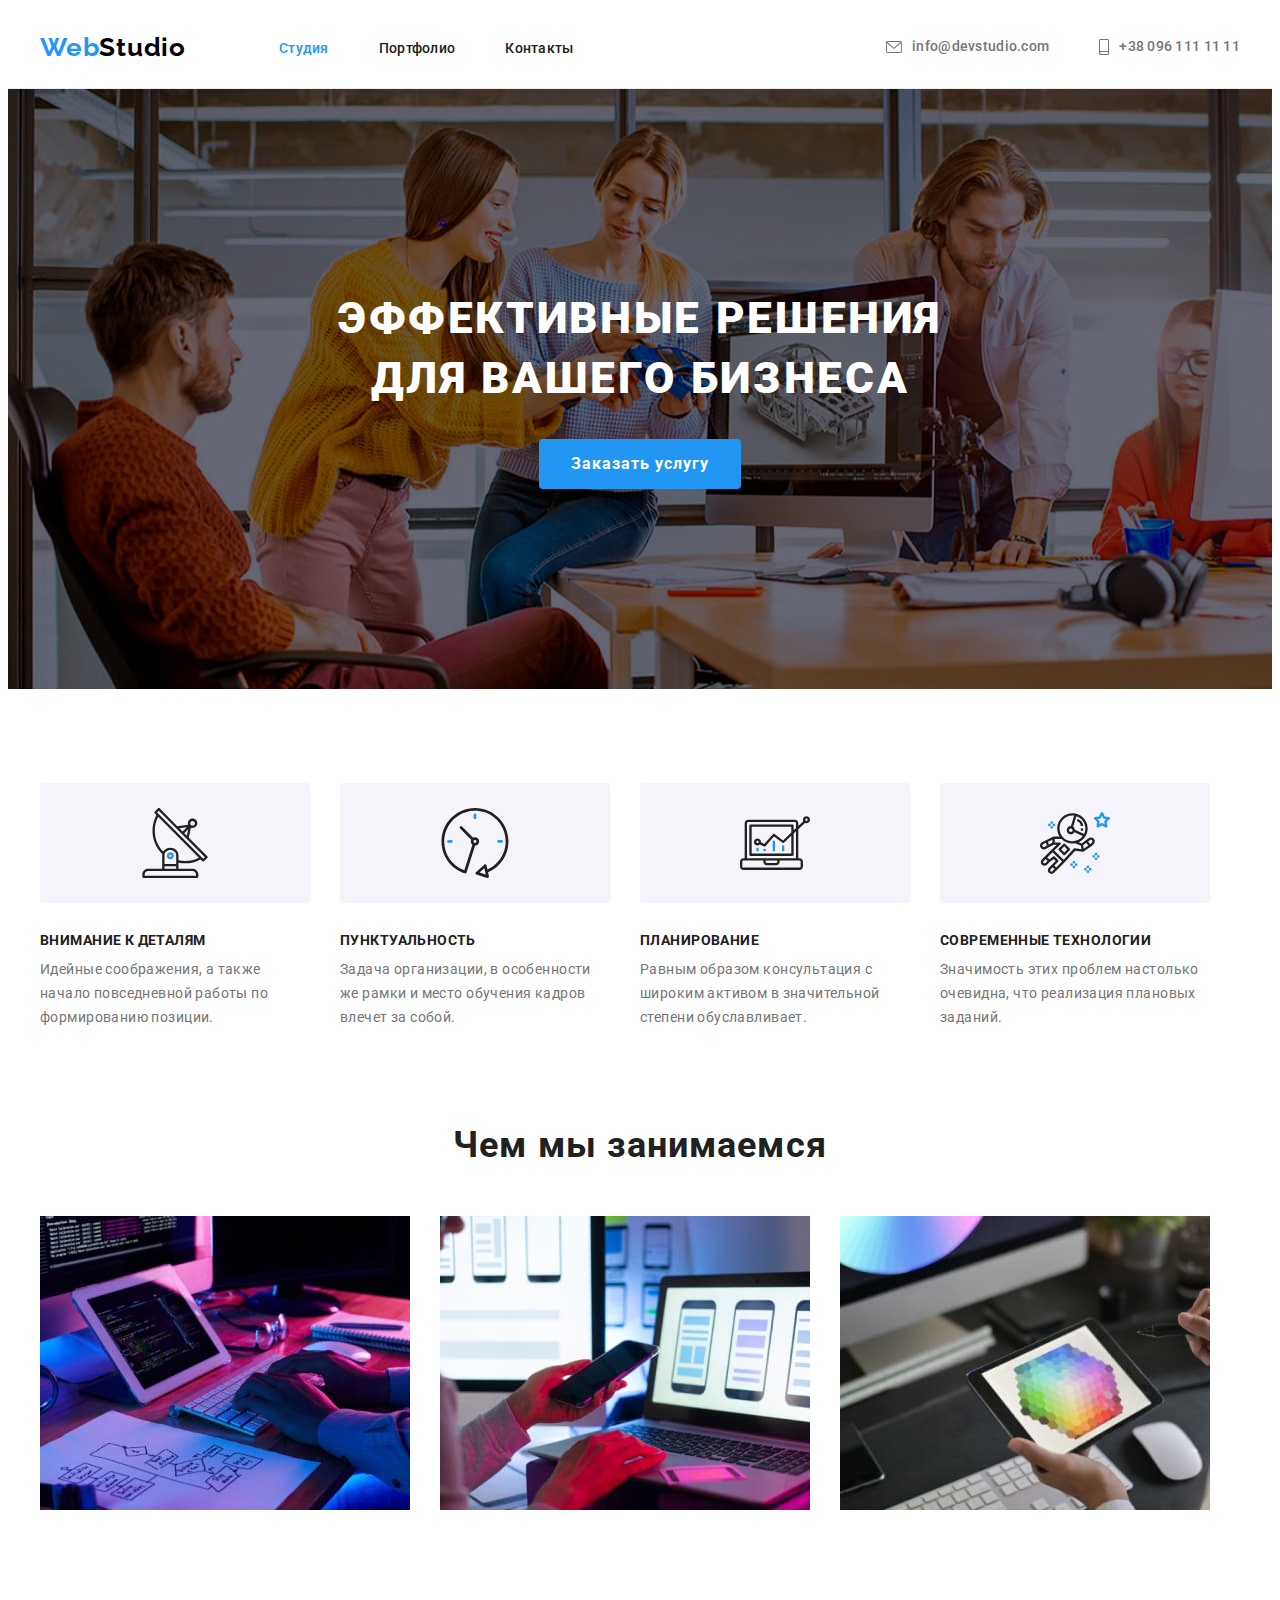
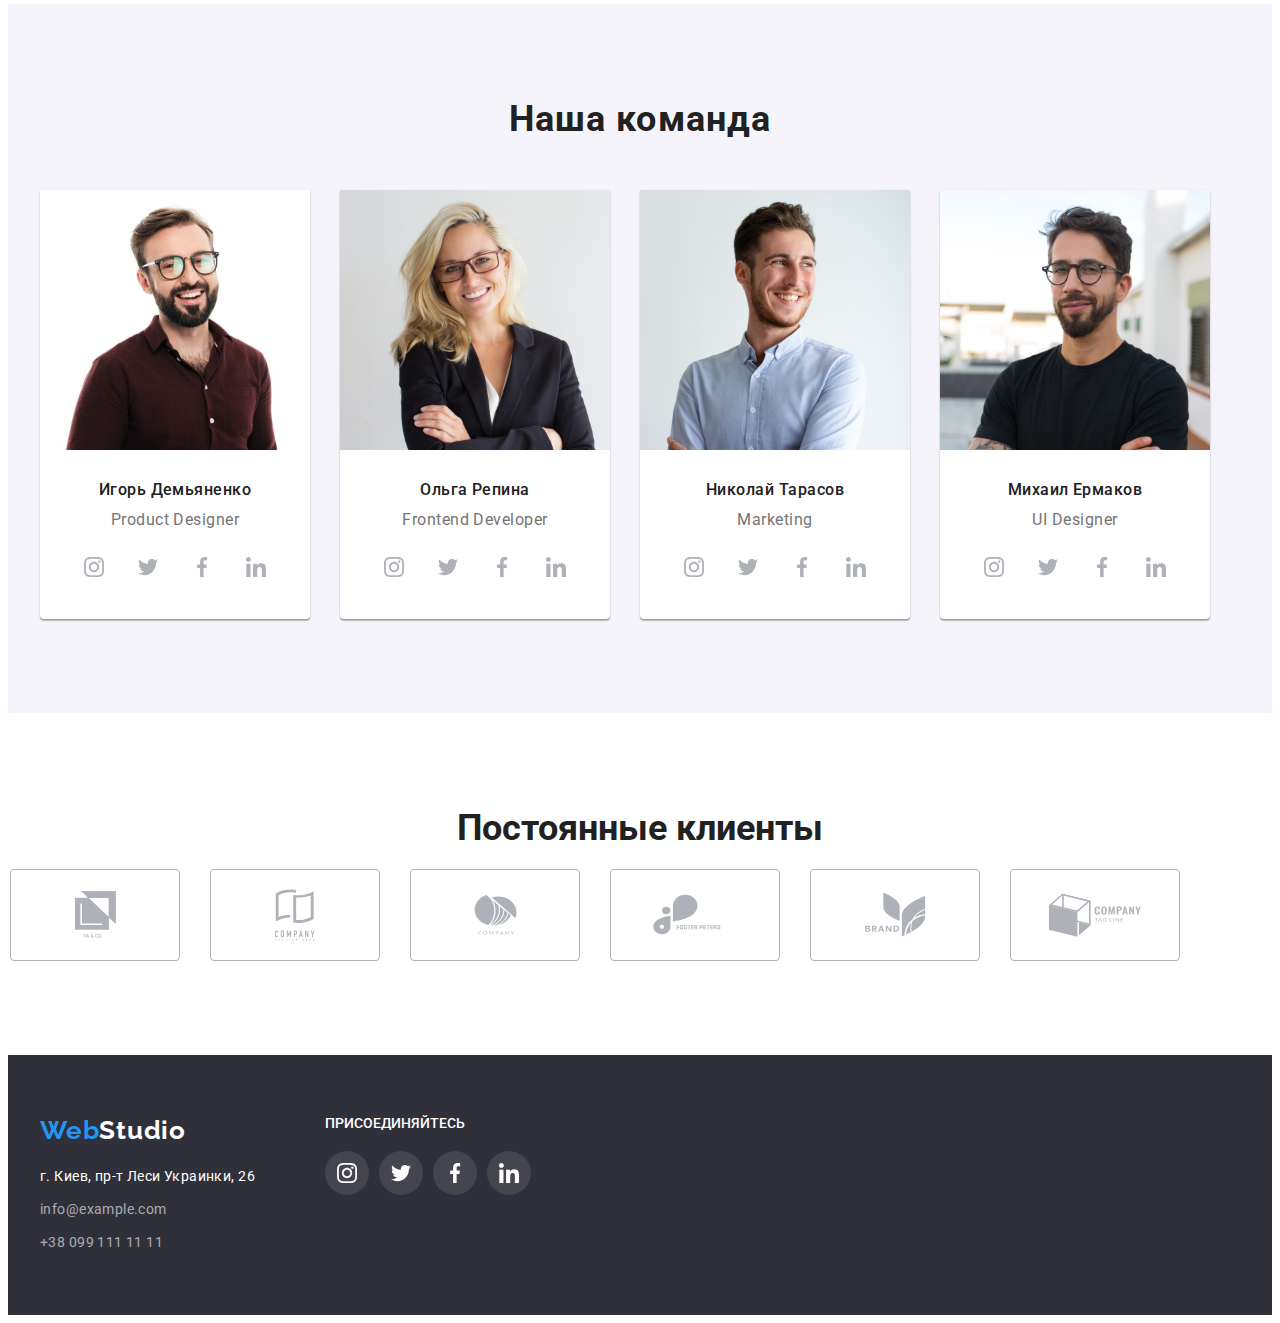
<file: index.html>
<!DOCTYPE html>
<html lang="ru">
  <head>
    <meta charset="UTF-8" />
    <meta http-equiv="X-UA-Compatible" content="IE=edge" />
    <meta name="viewport" content="width=device-width, initial-scale=1.0" />
    <title>WebStudio</title>
    <link rel="preconnect" href="https://fonts.gstatic.com" />
    <link
      href="https://fonts.googleapis.com/css2?family=Raleway:wght@700&family=Roboto:wght@400;500;700;900&display=swap"
      rel="stylesheet"
    />
    <link
      rel="stylesheet"
      href="https://cdnjs.cloudflare.com/ajax/libs/modern-normalize/1.1.0/modern-normalize.min.css"
      integrity="sha512-wpPYUAdjBVSE4KJnH1VR1HeZfpl1ub8YT/NKx4PuQ5NmX2tKuGu6U/JRp5y+Y8XG2tV+wKQpNHVUX03MfMFn9Q=="
      crossorigin="anonymous"
      referrerpolicy="no-referrer"
    />
    <link rel="stylesheet" href="./css/styles.css" />
  </head>
  <body>
    <!--HEADER-->
    <header class="header">
      <div class="container header-container">
        <nav class="navigation">
          <a href="./" class="header-logo">
            <span class="header-web">Web</span>Studio</a
          >
          <ul class="menu">
            <li class="menu-item">
              <a href="index.html" class="menu-link current">Студия</a>
            </li>
            <li class="menu-item">
              <a href="./portfolio.html" class="menu-link">Портфолио</a>
            </li>
            <li class="menu-item"><a href="" class="menu-link">Контакты</a></li>
          </ul>
        </nav>
        <ul class="contact-list">
          <li class="contact-email">
            <a class="email" href="mailto:info@devstudio.com">
              <svg class="contact-email-icon" width="16" height="12">
                <use href="./images/sprite.svg#icon-envelope"></use>
              </svg>
              info@devstudio.com
            </a>
          </li>
          <li class="contact-tel">
            <a class="tel" href="tel:+380961111111">
              <svg class="contact-email-icon" width="10" height="16">
                <use href="./images/sprite.svg#icon-smartphone"></use>
              </svg>
              +38 096 111 11 11</a
            >
          </li>
        </ul>
      </div>
    </header>
    <!--MAIN-->
    <main>
      <section class="hero">
        <div class="container">
          <h1 class="hero-title">
            Эффективные решения <br />
            для вашего бизнеса
          </h1>
          <button type="button" class="hero-button">Заказать услугу</button>
        </div>
      </section>

      <section class="section-features">
        <div class="container">
          <h2 hidden class="section-title">Особенности нашей работы</h2>
          <ul class="nature">
            <li class="section-nature">
              <div class="icon-wrapper">
                <svg class="features-icon" width="70" height="70">
                  <use href="./images/sprite.svg#icon-antenna"></use>
                </svg>
              </div>
              <h3 class="section-item">Внимание к деталям</h3>
              <p class="section-text">
                Идейные соображения, а также начало повседневной работы по
                формированию позиции.
              </p>
            </li>
            <li class="section-nature">
              <div class="icon-wrapper">
                <svg class="features-icon" width="70" height="70">
                  <use href="./images/sprite.svg#icon-cloc-1"></use>
                </svg>
              </div>
              <h3 class="section-item">Пунктуальность</h3>
              <p class="section-text">
                Задача организации, в особенности же рамки и место обучения
                кадров влечет за собой.
              </p>
            </li>
            <li class="section-nature">
              <div class="icon-wrapper">
                <svg class="features-icon" width="70" height="70">
                  <use href="./images/sprite.svg#icon-diagram-1"></use>
                </svg>
              </div>
              <h3 class="section-item">Планирование</h3>
              <p class="section-text">
                Равным образом консультация с широким активом в значительной
                степени обуславливает.
              </p>
            </li>
            <li class="section-nature">
              <div class="icon-wrapper">
                <svg class="features-icon" width="70" height="70">
                  <use href="./images/sprite.svg#icon-astronaut"></use>
                </svg>
              </div>
              <h3 class="section-item">Современные технологии</h3>
              <p class="section-text">
                Значимость этих проблем настолько очевидна, что реализация
                плановых заданий.
              </p>
            </li>
          </ul>
        </div>
      </section>
      <!--OUR WORKS-->
      <section class="section-works">
        <div class="container">
          <h2 class="section-title">Чем мы занимаемся</h2>
          <ul class="our-works">
            <li class="our-works-items">
              <img
                src="./images/box1.jpg"
                alt="Фото гаджетов"
                width="370"
                height="294"
              />
            </li>

            <li class="our-works-items">
              <img
                src="./images/box2.jpg"
                alt="Фото гаджетов"
                width="370"
                height="294"
              />
            </li>

            <li class="our-works-items">
              <img
                src="./images/box3.jpg"
                alt="Фото гаджетов"
                width="370"
                height="294"
              />
            </li>
          </ul>
        </div>
      </section>

      <!--OUR TEAM-->
      <section class="section-team section">
        <div class="container">
          <h2 class="section-title">Наша команда</h2>
          <ul class="members">
            <li class="members-item">
              <img
                src="./images/photo1.jpg"
                alt="Фото мужчины"
                width="270"
                height="260"
              />
              <div class="team-list">
                <h3 class="team-members">Игорь Демьяненко</h3>
                <p class="team-post">Product Designer</p>
                <ul class="social-list list">
                  <li class="social-list-item">
                    <a href="" class="social-list-link">
                      <svg class="social-list-icon" width="20" height="20">
                        <use href="./images/sprite.svg#icon-instagram"></use>
                      </svg>
                    </a>
                  </li>
                  <li class="social-list-item">
                    <a href="" class="social-list-link">
                      <svg class="social-list-icon" width="20" height="20">
                        <use href="./images/sprite.svg#icon-twitter"></use>
                      </svg>
                    </a>
                  </li>
                  <li class="social-list-item">
                    <a href="" class="social-list-link">
                      <svg class="social-list-icon" width="20" height="20">
                        <use href="./images/sprite.svg#icon-facebook"></use>
                      </svg>
                    </a>
                  </li>
                  <li class="social-list-item">
                    <a href="" class="social-list-link">
                      <svg class="social-list-icon" width="20" height="20">
                        <use href="./images/sprite.svg#icon-linkedin"></use>
                      </svg>
                    </a>
                  </li>
                </ul>
              </div>
            </li>
            <li class="members-item">
              <img
                src="./images/photo2.jpg"
                alt="Фото женщины"
                width="270"
                height="260"
              />
              <div class="team-list">
                <h3 class="team-members">Ольга Репина</h3>
                <p class="team-post">Frontend Developer</p>
                <ul class="social-list list">
                  <li class="social-list-item">
                    <a href="" class="social-list-link">
                      <svg class="social-list-icon" width="20" height="20">
                        <use href="./images/sprite.svg#icon-instagram"></use>
                      </svg>
                    </a>
                  </li>
                  <li class="social-list-item">
                    <a href="" class="social-list-link">
                      <svg class="social-list-icon" width="20" height="20">
                        <use href="./images/sprite.svg#icon-twitter"></use>
                      </svg>
                    </a>
                  </li>
                  <li class="social-list-item">
                    <a href="" class="social-list-link">
                      <svg class="social-list-icon" width="20" height="20">
                        <use href="./images/sprite.svg#icon-facebook"></use>
                      </svg>
                    </a>
                  </li>
                  <li class="social-list-item">
                    <a href="" class="social-list-link">
                      <svg class="social-list-icon" width="20" height="20">
                        <use href="./images/sprite.svg#icon-linkedin"></use>
                      </svg>
                    </a>
                  </li>
                </ul>
              </div>
            </li>
            <li class="members-item">
              <img
                src="./images/photo3.jpg"
                alt="Фото мужчины"
                width="270"
                height="260"
              />
              <div class="team-list">
                <h3 class="team-members">Николай Тарасов</h3>
                <p class="team-post">Marketing</p>
                <ul class="social-list list">
                  <li class="social-list-item">
                    <a href="" class="social-list-link">
                      <svg class="social-list-icon" width="20" height="20">
                        <use href="./images/sprite.svg#icon-instagram"></use>
                      </svg>
                    </a>
                  </li>
                  <li class="social-list-item">
                    <a href="" class="social-list-link">
                      <svg class="social-list-icon" width="20" height="20">
                        <use href="./images/sprite.svg#icon-twitter"></use>
                      </svg>
                    </a>
                  </li>
                  <li class="social-list-item">
                    <a href="" class="social-list-link">
                      <svg class="social-list-icon" width="20" height="20">
                        <use href="./images/sprite.svg#icon-facebook"></use>
                      </svg>
                    </a>
                  </li>
                  <li class="social-list-item">
                    <a href="" class="social-list-link">
                      <svg class="social-list-icon" width="20" height="20">
                        <use href="./images/sprite.svg#icon-linkedin"></use>
                      </svg>
                    </a>
                  </li>
                </ul>
              </div>
            </li>
            <li class="members-item">
              <img
                src="./images/photo4.jpg"
                alt="Фото мужчины"
                width="270"
                height="260"
              />
              <div class="team-list">
                <h3 class="team-members">Михаил Ермаков</h3>
                <p class="team-post">UI Designer</p>
                <ul class="social-list list">
                  <li class="social-list-item">
                    <a href="" class="social-list-link">
                      <svg class="social-list-icon" width="20px" height="20px">
                        <use href="./images/sprite.svg#icon-instagram"></use>
                      </svg>
                    </a>
                  </li>
                  <li class="social-list-item">
                    <a href="" class="social-list-link">
                      <svg class="social-list-icon" width="20px" height="20px">
                        <use href="./images/sprite.svg#icon-twitter"></use>
                      </svg>
                    </a>
                  </li>
                  <li class="social-list-item">
                    <a href="" class="social-list-link">
                      <svg class="social-list-icon" width="20px" height="20px">
                        <use href="./images/sprite.svg#icon-facebook"></use>
                      </svg>
                    </a>
                  </li>
                  <li class="social-list-item">
                    <a href="" class="social-list-link">
                      <svg class="social-list-icon" width="20px" height="20px">
                        <use href="./images/sprite.svg#icon-linkedin"></use>
                      </svg>
                    </a>
                  </li>
                </ul>
              </div>
            </li>
          </ul>
        </div>
      </section>
      <!--CLIENTS-->
      <section class="section">
        <div class="container">
          <h2 class="regular-clients-title">Постоянные клиенты</h2>
          <ul class="regular-clients-list">
            <li class="clients-list">
              <a class="clients-icon" href="">
                <svg class="client-icon" width="41px" height="47px">
                  <use href="./images/sprite.svg#icon-client-1"></use>
                </svg>
              </a>
            </li>
            <li class="clients-list">
              <a class="clients-icon" href="">
                <svg class="client-icon" width="40px" height="52px">
                  <use href="./images/sprite.svg#icon-client-2"></use>
                </svg>
              </a>
            </li>
            <li class="clients-list">
              <a class="clients-icon" href="">
                <svg class="client-icon" width="43px" height="41px">
                  <use href="./images/sprite.svg#icon-client-3"></use>
                </svg>
              </a>
            </li>
            <li class="clients-list">
              <a class="clients-icon" href="">
                <svg class="client-icon" width="84px" height="41px">
                  <use href="./images/sprite.svg#icon-client-4"></use>
                </svg>
              </a>
            </li>
            <li class="clients-list">
              <a class="clients-icon" href="">
                <svg class="client-icon" width="63px" height="45px">
                  <use href="./images/sprite.svg#icon-client-5"></use>
                </svg>
              </a>
            </li>
            <li class="clients-list">
              <a class="clients-icon" href="">
                <svg class="client-icon" width="94px" height="44px">
                  <use href="./images/sprite.svg#icon-client-6"></use>
                </svg>
              </a>
            </li>
          </ul>
        </div>
      </section>
    </main>
    <!--FOOTER-->
    <footer class="footer">
      <div class="container footer-container">
        <div class="footer-wrapper">
          <div class="footer-adress-wrapper">
            <a href="./" class="footer-logo"
              ><span class="footer-web">Web</span>Studio</a
            >
            <address class="contact-address">
              г. Киев, пр-т Леси Украинки, 26
            </address>
            <ul class="footer-contacts">
              <li class="link">info@example.com</li>
              <li class="link">+38 099 111 11 11</li>
            </ul>
          </div>
          <div class="footer-socials">
            <h2 class="socials-footer-title">присоединяйтесь</h2>
            <ul class="socials-footer-lists">
              <li class="socials-list-item">
                <a class="socials-footer-icons" href="#">
                  <svg class="social-icon-footer" width="20px" height="20px">
                    <use href="./images/sprite.svg#icon-instagram"></use>
                  </svg>
                </a>
              </li>
              <li class="socials-item">
                <a class="socials-footer-icons" href="#">
                  <svg class="social-icon-footer" width="20px" height="20px">
                    <use href="./images/sprite.svg#icon-twitter"></use>
                  </svg>
                </a>
              </li>
              <li class="socials-item">
                <a class="socials-footer-icons" href="#">
                  <svg class="social-icon-footer" width="20px" height="20px">
                    <use href="./images/sprite.svg#icon-facebook"></use>
                  </svg>
                </a>
              </li>
              <li class="socials-item">
                <a class="socials-footer-icons" href="#">
                  <svg class="social-icon-footer" width="20px" height="20px">
                    <use href="./images/sprite.svg#icon-linkedin"></use>
                  </svg>
                </a>
              </li>
            </ul>
          </div>
        </div>
      </div>
    </footer>
  </body>
</html>
</file>
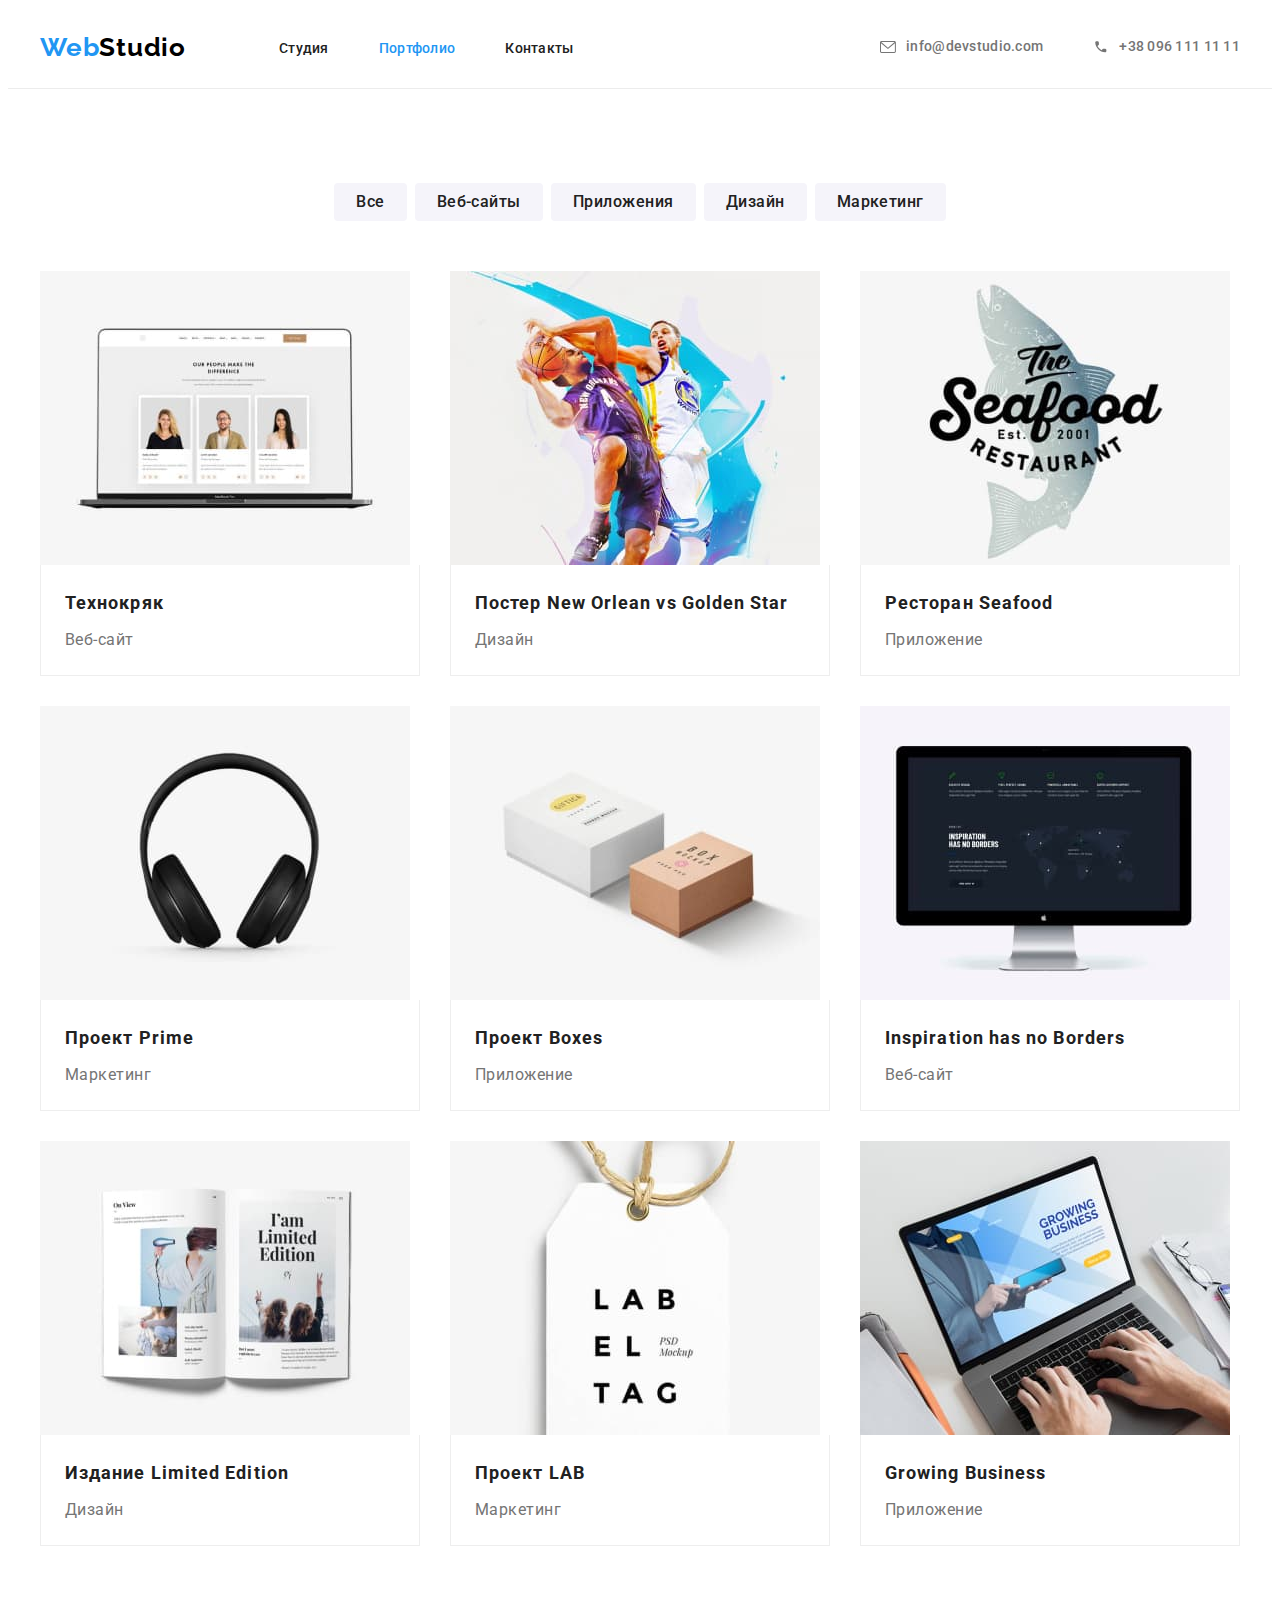
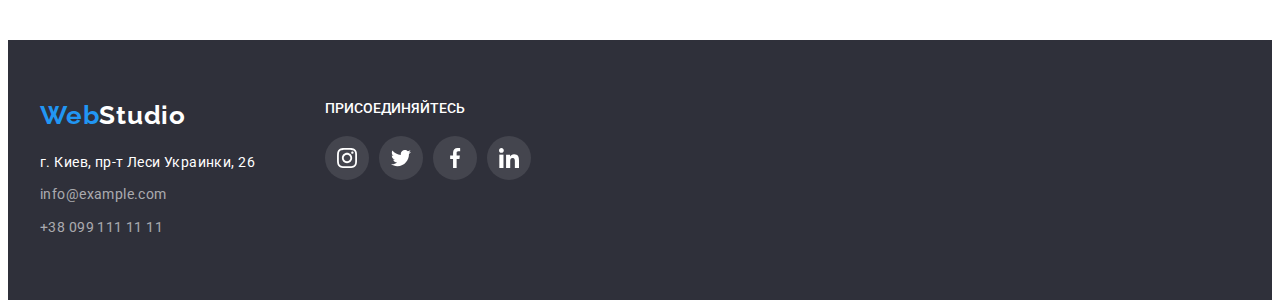
<file: portfolio.html>
<!DOCTYPE html>
<html lang="ru">
  <head>
    <meta charset="UTF-8" />
    <meta http-equiv="X-UA-Compatible" content="IE=edge" />
    <meta name="viewport" content="width=device-width, initial-scale=1.0" />
    <title>WebStudio</title>
    <link rel="preconnect" href="https://fonts.gstatic.com" />
    <link
      href="https://fonts.googleapis.com/css2?family=Raleway:wght@700&family=Roboto:wght@400;500;700;900&display=swap"
      rel="stylesheet"
    />
    <link
      rel="stylesheet"
      href="https://cdnjs.cloudflare.com/ajax/libs/modern-normalize/1.1.0/modern-normalize.min.css"
      integrity="sha512-wpPYUAdjBVSE4KJnH1VR1HeZfpl1ub8YT/NKx4PuQ5NmX2tKuGu6U/JRp5y+Y8XG2tV+wKQpNHVUX03MfMFn9Q=="
      crossorigin="anonymous"
      referrerpolicy="no-referrer"
    />
    <link rel="stylesheet" href="./css/styles.css" />
  </head>
  <body>
    <!--HEADER-->
    <header class="header">
      <div class="container header-container">
        <nav class="navigation">
          <a href="./" class="header-logo">
            <span class="header-web">Web</span>Studio</a
          >
          <ul class="menu">
            <li class="menu-item">
              <a href="index.html" class="menu-link">Студия</a>
            </li>
            <li class="menu-item">
              <a href="./portfolio.html" class="menu-link current">Портфолио</a>
            </li>
            <li class="menu-item"><a href="" class="menu-link">Контакты</a></li>
          </ul>
        </nav>
        <ul class="contact-list">
          <li class="contact-email">
            <a class="email" href="mailto:info@devstudio.com">
              <svg class="contact-email-icon" width="16" height="12">
                <use href="./images/sprite.svg#icon-envelope"></use>
              </svg>
              info@devstudio.com
            </a>
          </li>
          <li class="contact-tel">
            <a class="tel" href="tel:+380961111111">
              <svg class="contact-email-icon" width="16" height="12">
                <use href="./images/sprite.svg#icon-tell"></use>
              </svg>
              +38 096 111 11 11</a
            >
          </li>
        </ul>
      </div>
    </header>
    <!-- MAIN -->
    <main class="all-portfolio">
      <section class="main-portfolio section">
        <div class="container">
          <h1 hidden>Портфолио</h1>
          <ul class="menu-btn">
            <li class="list-btn">
              <button type="button" class="portfolio">Все</button>
            </li>
            <li class="list-btn">
              <button type="button" class="portfolio">Веб-сайты</button>
            </li>
            <li class="list-btn">
              <button type="button" class="portfolio">Приложения</button>
            </li>
            <li class="list-btn">
              <button type="button" class="portfolio">Дизайн</button>
            </li>
            <li class="list-btn">
              <button type="button" class="portfolio">Маркетинг</button>
            </li>
          </ul>
          <ul class="products">
            <li class="product">
              <h2 hidden>Наши продукты</h2>
              <a class="product-item" href="">
                <img
                  class="product-image"
                  src="./images/img1.jpg"
                  alt="Картинка с изображением ноутбука"
                  width="370"
                  height="294"
                />
              </a>
              <div class="product-list">
                <h3 class="product-title">Технокряк</h3>
                <p class="product-name">Веб-сайт</p>
              </div>
            </li>
            <li class="product">
              <a class="product-item" href="">
                <img
                  class="product-image"
                  src="./images/img2.jpg"
                  alt="Постер"
                  width="370"
                  height="294"
                />
              </a>
              <div class="product-list">
                <h3 class="product-title">Постер New Orlean vs Golden Star</h3>
                <p class="product-name">Дизайн</p>
              </div>
            </li>
            <li class="product">
              <a class="product-item" href="">
                <img
                  class="product-image"
                  src="./images/img3.jpg"
                  alt="Картинка с изображением рыбы"
                  width="370"
                  height="294"
                />
              </a>
              <div class="product-list">
                <h3 class="product-title">Ресторан Seafood</h3>
                <p class="product-name">Приложение</p>
              </div>
            </li>
            <li class="product">
              <a class="product-item" href="">
                <img
                  class="product-image"
                  src="./images/img4.jpg"
                  alt="Картинка с изображением наушников"
                  width="370"
                  height="294"
                />
              </a>
              <div class="product-list">
                <h3 class="product-title">Проект Prime</h3>
                <p class="product-name">Маркетинг</p>
              </div>
            </li>
            <li class="product">
              <a class="product-item" href="">
                <img
                  class="product-image"
                  src="./images/img5.jpg"
                  alt="Картинка с изображением картонных коробок"
                  width="370"
                  height="294"
                />
              </a>
              <div class="product-list">
                <h3 class="product-title">Проект Boxes</h3>
                <p class="product-name">Приложение</p>
              </div>
            </li>
            <li class="product">
              <a class="product-item" href="">
                <img
                  class="product-image"
                  src="./images/img6.jpg"
                  alt="Картинка с изображением монитора"
                  width="370"
                  height="294"
                />
              </a>
              <div class="product-list">
                <h3 class="product-title">Inspiration has no Borders</h3>
                <p class="product-name">Веб-сайт</p>
              </div>
            </li>
            <li class="product">
              <a class="product-item" href="">
                <img
                  class="product-image"
                  src="./images/img7.jpg"
                  alt="Картинка с изображением книги"
                  width="370"
                  height="294"
                />
              </a>
              <div class="product-list">
                <h3 class="product-title">Издание Limited Edition</h3>
                <p class="product-name">Дизайн</p>
              </div>
            </li>

            <li class="product">
              <a class="product-item" href="">
                <img
                  class="product-image"
                  src="./images/img8.jpg"
                  alt="Картинка с изображением ценника"
                  width="370"
                  height="294"
                />
              </a>
              <div class="product-list">
                <h3 class="product-title">Проект LAB</h3>
                <p class="product-name">Маркетинг</p>
              </div>
            </li>

            <li class="product">
              <a class="product-item" href="">
                <img
                  class="product-image"
                  src="./images/img9.jpg"
                  alt="Картинка с изображением ноутбука"
                  width="370"
                  height="294"
                />
              </a>
              <div class="product-list">
                <h3 class="product-title">Growing Business</h3>
                <p class="product-name">Приложение</p>
              </div>
            </li>
          </ul>
        </div>
      </section>
    </main>
    <!--FOOTER-->
    <footer class="footer">
      <div class="container footer-container">
        <div class="footer-wrapper">
          <div class="footer-adress-wrapper">
            <a href="./" class="footer-logo"
              ><span class="footer-web">Web</span>Studio</a
            >
            <address class="contact-address">
              г. Киев, пр-т Леси Украинки, 26
            </address>
            <ul class="footer-contacts">
              <li class="link">info@example.com</li>
              <li class="link">+38 099 111 11 11</li>
            </ul>
          </div>
          <div class="footer-socials">
            <h2 class="socials-footer-title">присоединяйтесь</h2>
            <ul class="socials-footer-lists">
              <li class="socials-list-item">
                <a class="socials-footer-icons" href="#">
                  <svg class="social-icon-footer" width="20px" height="20px">
                    <use href="./images/sprite.svg#icon-instagram"></use>
                  </svg>
                </a>
              </li>
              <li class="socials-item">
                <a class="socials-footer-icons" href="#">
                  <svg class="social-icon-footer" width="20px" height="20px">
                    <use href="./images/sprite.svg#icon-twitter"></use>
                  </svg>
                </a>
              </li>
              <li class="socials-item">
                <a class="socials-footer-icons" href="#">
                  <svg class="social-icon-footer" width="20px" height="20px">
                    <use href="./images/sprite.svg#icon-facebook"></use>
                  </svg>
                </a>
              </li>
              <li class="socials-item">
                <a class="socials-footer-icons" href="#">
                  <svg class="social-icon-footer" width="20px" height="20px">
                    <use href="./images/sprite.svg#icon-linkedin"></use>
                  </svg>
                </a>
              </li>
            </ul>
          </div>
        </div>
      </div>
    </footer>
  </body>
</html>
</file>
<file: css/styles.css>
:root {
  --primary-text-color: #212121;
  --title-text-color: #757575;
  --secondary-text-color: #ffffff;
  --accent-color: #2196f3;
  --background-color: #2f303a;
  --background-color-2: #f5f4fa;
  --contacts-text-color: rgba(255, 255, 255, 0.6);
  --header-logo-color: #000000;
  --clients-color: #afb1b8;
}

h1,
h2,
h3,
h4,
h5,
h6,
p {
  margin-top: 0;
  margin-bottom: 0;
}

ul,
ol {
  margin-top: 0;
  margin-bottom: 0;
  padding-left: 0;
}

img {
  display: block;
}

body {
  background-color: var(--secondary-text-color);
  color: var(--primary-text-color);
  font-family: "Roboto", sans-serif;
}

a {
  text-decoration: none;
}

ul {
  list-style: none;
}

.container {
  width: 1200px;
  margin: 0 auto;
  padding-left: 15px;
  padding-right: 15px;
}

.section {
  padding-top: 94px;
  padding-bottom: 94px;
}

/*HEADER*/

.header {
  padding-top: 24px;
  padding-bottom: 25px;
  border-bottom: 1px solid #ececec;
}

.header-container {
  display: flex;
  align-items: center;
  justify-content: space-between;
}

.navigation {
  display: flex;
  align-items: center;
}

.header-logo {
  font-family: "Raleway", sans-serif;
  font-weight: 700;
  font-size: 26px;
  line-height: 1.19;
  letter-spacing: 0.03em;
  color: var(--header-logo-color);
  margin-right: 93px;
}

.menu {
  display: flex;
  align-items: center;
}

.menu-item:not(:last-child) {
  margin-right: 50px;
}

.contact-list {
  display: flex;
}

.contact-tel {
  margin-left: 50px;
}

.contact-email-icon {
  margin-right: 10px;
  fill: currentColor;
}

.header-web {
  color: var(--accent-color);
  font-family: Raleway;
  font-weight: 700;
  font-size: 26px;
  line-height: 1.19;
  letter-spacing: 0.03em;
}

.order {
  background-color: var(--background-color);
}

.menu-link {
  font-family: "Roboto", sans-serif;
  font-weight: 500;
  font-size: 14px;
  line-height: 1.14;
  letter-spacing: 0.02em;
  color: var(--primary-text-color);
}

.menu-link:hover,
.menu-link:focus {
  color: var(--accent-color);
}

.menu .menu-link.current {
  color: var(--accent-color);
}

.email {
  font-family: "Roboto", sans-serif;
  color: var(--title-text-color);
  font-weight: 500;
  font-size: 14px;
  line-height: 1.14;
  letter-spacing: 0.02em;
  display: flex;
  align-items: center;
}

.tel {
  font-family: "Roboto", sans-serif;
  color: var(--title-text-color);
  font-weight: 500;
  font-size: 14px;
  line-height: 1.14;
  letter-spacing: 0.02em;
  display: flex;
  align-items: center;
}

.email:hover,
.tel:hover,
.email:focus,
.tel:focus {
  color: var(--accent-color);
}

/*HERO SECTION*/

.hero {
  background-color: var(--background-color);
  text-align: center;
  padding-top: 200px;
  padding-bottom: 200px;
  max-width: 1600px;
  background-image: linear-gradient(rgba(0, 0, 0, 0.25), rgba(0, 0, 0, 0.25)),
    url("../images/hero/bg.jpg");
  background-size: cover;
  background-repeat: no-repeat;
  margin-bottom: 94px;
  margin-left: auto;
  margin-right: auto;
}

.hero-title {
  color: var(--secondary-text-color);
  font-family: "Roboto", sans-serif;
  font-weight: 900;
  font-size: 44px;
  line-height: 1.36;
  text-align: center;
  letter-spacing: 0.06em;
  text-transform: uppercase;
  margin-bottom: 30px;
}

.hero-button {
  color: var(--secondary-text-color);
  background-color: var(--accent-color);
  font-family: "Roboto", sans-serif;
  font-weight: 700;
  font-size: 16px;
  line-height: 1.87;
  align-items: center;
  text-align: center;
  letter-spacing: 0.06em;
  cursor: pointer;
  padding: 10px 32px;
  border: none;
  border-radius: 4px;
}

.hero-button:hover,
.hero-button:focus {
  color: var(--secondary-text-color);
}

.section-title {
  color: var(--primary-text-color);
  font-family: "Roboto", sans-serif;
  font-weight: 700;
  font-size: 36px;
  line-height: 1.17;
  text-align: center;
  letter-spacing: 0.03em;
  margin-bottom: 50px;
}

.section-item {
  font-family: "Roboto", sans-serif;
  font-weight: 700;
  font-size: 14px;
  line-height: 1.14;
  letter-spacing: 0.03em;
  text-transform: uppercase;
  margin-bottom: 10px;
}

.section-text {
  font-family: "Roboto", sans-serif;
  color: var(--title-text-color);
  font-weight: 400;
  font-size: 14px;
  line-height: 1.71;
  letter-spacing: 0.03em;
}

.basis-container {
  width: 1170px;
  height: 101px;
}

/*NATURE*/

.nature {
  display: flex;
}

.section-nature {
  width: 270px;
}

.section-nature:not(:last-child) {
  margin-right: 30px;
}

.icon-wrapper {
  display: flex;
  justify-content: center;
  align-items: center;
  width: 270px;
  height: 120px;
  background-color: var(--background-color-2);
  border-radius: 4px;
  margin-bottom: 30px;
}

.section-features {
  padding-bottom: 94px;
}

/*OUR WORKS*/

.our-works {
  display: flex;
}

.our-works-items:not(:last-child) {
  margin-right: 30px;
}

.section-works {
  padding-bottom: 94px;
}

/*OUR TEAM*/

.section-team {
  background-color: var(--background-color-2);
  padding-top: 94px;
  padding-bottom: 94px;
  margin: 0px auto;
}

.team-members {
  font-family: "Roboto", sans-serif;
  font-weight: 500;
  font-size: 16px;
  line-height: 1.19;
  letter-spacing: 0.03em;
  text-align: center;
  margin-bottom: 10px;
}

.team-post {
  font-family: "Roboto", sans-serif;
  font-weight: 400;
  font-size: 16px;
  line-height: 1.19;
  letter-spacing: 0.03em;
  color: var(--title-text-color);
  text-align: center;
  margin-bottom: 16px;
}

.members {
  display: flex;
  margin-left: -30px;
  flex-wrap: wrap;
}

.members-item {
  flex-basis: calc(100% - 120px) / 4;
  margin-left: 30px;
  background: var(--secondary-text-color);
  box-shadow: 0px 1px 3px rgba(51, 42, 42, 0.12),
    0px 1px 1px rgba(0, 0, 0, 0.14), 0px 2px 1px rgba(0, 0, 0, 0.2);
  border-radius: 0px 0px 4px 4px;
}

.team-list {
  padding-top: 30px;
  padding-bottom: 30px;
  text-align: center;
  padding-left: 32px;
  padding-right: 32px;
}

.social-list {
  display: flex;
  justify-content: space-between;
}

.social-list-link {
  display: flex;
  align-items: center;
  justify-content: center;
  width: 44px;
  height: 44px;
  border-radius: 50%;
  background-color: var(--secondary-text-color);
  fill: var(--clients-color);
}

.social-list-link:hover,
.social-list-link:focus {
  fill: var(--secondary-text-color);
  background-color: var(--accent-color);
}

/* CLIENTS*/
.regular-clients-title {
  font-size: 36px;
  color: var(--primary-text-color);
  text-align: center;
  margin: 0%;
  margin-bottom: 50px;
}
.regular-clients-list {
  display: flex;
  flex-wrap: wrap;
  margin-left: -30px;
  margin-top: -30px;
}

.clients-list {
  margin-right: 30px;
  width: 170px;
  height: 92px;
}

.clients__list {
  flex-basis: calc(100% / 6 - 30px);
  margin-left: 30px;
  margin-top: 30px;
}

.clients-icon {
  display: flex;
  justify-content: center;
  align-items: center;
  height: 92px;
  border: 1px solid #afb1b8;
  box-sizing: border-box;
  border-radius: 4px;
  fill: var(--clients-color);
}

.clients-icon:hover,
.clients-icon:focus {
  fill: var(--accent-color);
  border-color: var(--accent-color);
}

/* FOOTER */

.footer {
  background-color: var(--background-color);
  padding-top: 60px;
  padding-bottom: 60px;
}

.contact-address {
  font-family: "Roboto", sans-serif;
  font-style: normal;
  font-weight: 400;
  font-size: 14px;
  line-height: 1.71;
  letter-spacing: 0.03em;
  color: var(--secondary-text-color);
  margin-top: 20px;
  margin-bottom: 9px;
}

.footer-contacts {
  font-family: "Roboto", sans-serif;
  font-style: normal;
  font-weight: 400;
  font-size: 14px;
  line-height: 1.71;
  letter-spacing: 0.03em;
  color: var(--contacts-text-color);
}

.link:not(:last-child) {
  margin-bottom: 9px;
}

.footer-contacts .link:hover,
.footer-contacts .link:focus {
  color: var(--accent-color);
}

.footer-logo {
  font-family: "Raleway", sans-serif;
  font-style: normal;
  font-weight: 700;
  font-size: 26px;
  line-height: 1.19;
  letter-spacing: 0.03em;
  color: var(--secondary-text-color);
  margin-bottom: 20px;
}

.footer-web {
  color: var(--accent-color);
}

.socials-footer-title {
  font-size: 14px;
  margin-bottom: 20px;
  text-transform: uppercase;
  color: var(--secondary-text-color);
  font-weight: 500;
  font-style: normal;
  line-height: 1.17;
}

.socials-footer-list {
  display: flex;
}

.socials-list {
  margin-right: 10px;
  cursor: pointer;
}

.socials-footer-icons {
  display: flex;
  width: 44px;
  height: 44px;
  background-color: rgba(255, 255, 255, 0.1);
  border-radius: 50%;
  justify-content: center;
  align-items: center;
  border-color: var(--accent-color);
}

.social-icon-footer {
  fill: var(--secondary-text-color);
}

.footer-socials {
  margin-left: 70px;
}

.footer-container {
  display: block;
}

.footer-wrapper {
  display: flex;
}

.socials-footer-lists {
  display: flex;
}

.socials-footer-icons:hover,
.socials-footer-icons:focus {
  background-color: var(--accent-color);
}

.socials-item {
  margin-left: 10px;
}

/*PORTFOLIO BUTTONS*/

.portfolio {
  color: var(--primary-text-color);
  background-color: var(--background-color-2);
  font-family: "Roboto", sans-serif;
  font-weight: 500;
  font-size: 16px;
  line-height: 1.62;
  text-align: center;
  letter-spacing: 0.03em;
  cursor: pointer;
  border: none;
  border-radius: 4px;
  padding: 6px 22px;
}

.portfolio:hover,
.portfolio:focus {
  color: var(--secondary-text-color);
  background-color: var(--accent-color);
}

.portfolio.all {
  color: var(--secondary-text-color);
  background-color: var(--accent-color);
}

.product-title {
  font-family: "Roboto", sans-serif;
  color: var(--primary-text-color);
  font-style: normal;
  font-weight: 700;
  font-size: 18px;
  line-height: 2;
  letter-spacing: 0.06em;
}

.product-name {
  font-family: "Roboto", sans-serif;
  color: var(--title-text-color);
  font-weight: 400;
  font-size: 16px;
  line-height: 1.87;
  letter-spacing: 0.03em;
  margin-top: 4px;
}

.menu-btn {
  display: flex;
  justify-content: center;
  margin-bottom: 50px;
}

.list-btn:not(:last-child) {
  margin-right: 8px;
}

.list-btn:hover,
.list-btn:focus {
  box-shadow: 0px 3px 1px rgba(0, 0, 0, 0.1), 0px 1px 2px rgba(0, 0, 0, 0.08),
    0px 2px 2px rgba(0, 0, 0, 0.12);
}

.products {
  display: flex;
  flex-wrap: wrap;
  margin-left: -30px;
  margin-top: -30px;
}

.product {
  margin-left: 30px;
  margin-top: 30px;
  flex-basis: calc((100% - 90px) / 3);
  background: var(--secondary-text-color);
}

.product:hover {
  box-shadow: 0px 1px 1px rgba(0, 0, 0, 0.12), 0px 4px 4px rgba(0, 0, 0, 0.06),
    1px 4px 6px rgba(0, 0, 0, 0.16);
}

.product-list {
  border: 1px solid #eeeeee;
  border-top: none;
  padding: 20px 24px;
}
</file>
